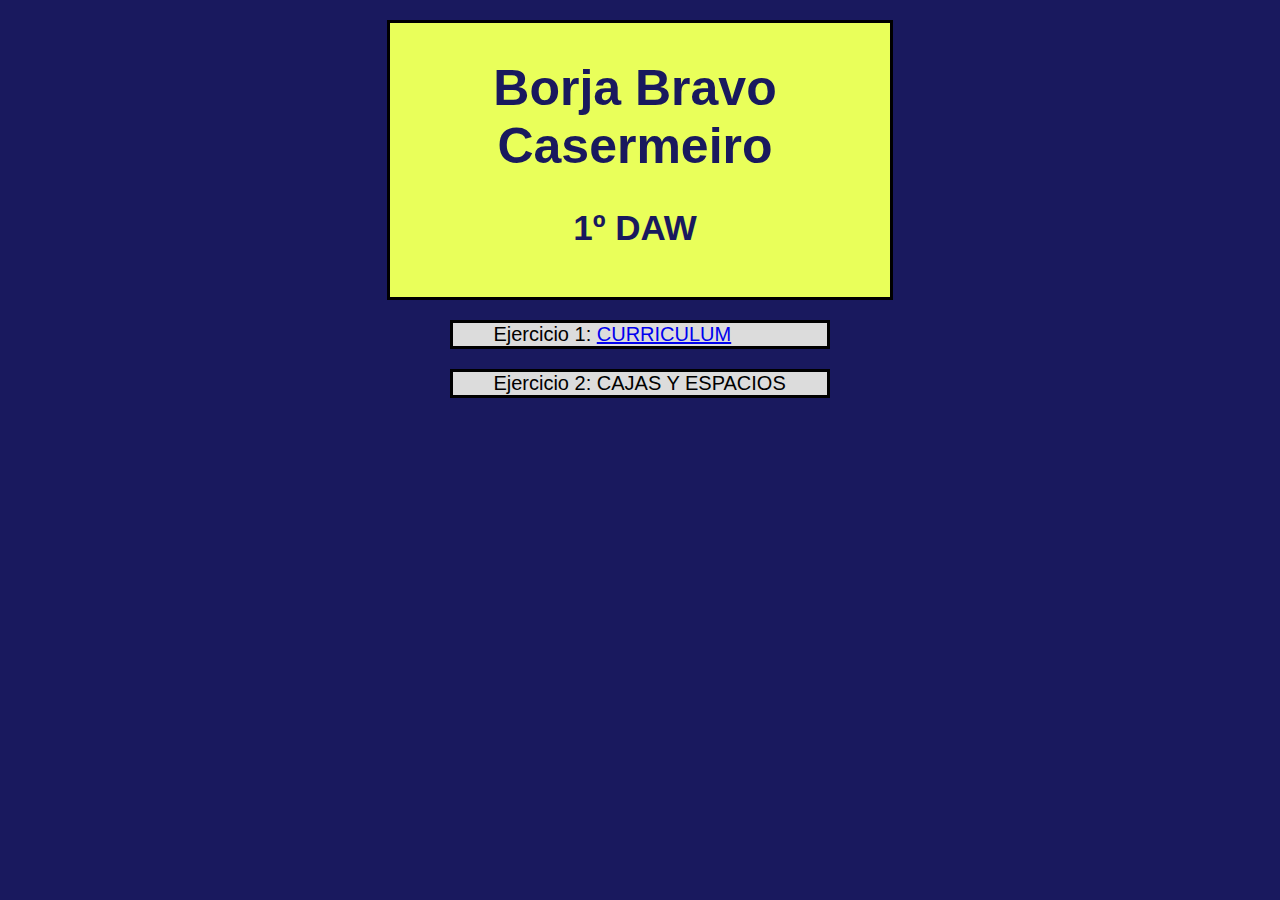
<file: index.html>
<!DOCTYPE html>
<html lang="es">

<!-- 
autor: Borja Bravo Casermeiro
sistema: Clases de Lenguaje de Marcas
fecha: Octubre 2022 -->

<head>
    <meta charset="UTF-8">
    <meta http-equiv="X-UA-Compatible" content="IE=edge">
    <meta name="viewport" content="width=device-width, initial-scale=1.0">
    <title>Página de trabajos</title>
    <style>
        * {
            font-family: 'Gill Sans', 'Gill Sans MT', Calibri, 'Trebuchet MS', sans-serif;
        }

        body {
            background-color: rgb(25, 25, 94);
            color: rgb(233, 255, 90);
        }

        div {
            background-color: rgb(233, 255, 90);
            color: rgb(25, 25, 94);
            margin: 20px 30%;
            padding: 2px 20px 20px 10px;
            border-style: solid;
            border-width: 3px;
            border-color: black;
            text-align: center;
        }

        ul {
            background-color: gainsboro;
            color: black;
            font-size: 20px;
            margin: 20px 35%;
            border-style: solid;
            border-width: 3px;
            border-color: black;
        }

        h1 {
            font-size: 50px;
        }

        h2 {
            font-size: 35px;
        }

        li {
            display: inline;
        }

    </style>
</head>
<body>
    <div>
        <h1>Borja Bravo Casermeiro</h1>
        <h2>1º DAW</h2>
    </div>
    
    <p>
        <ul>
            <li>Ejercicio 1:</li>
            <a href="https://boorjabraavo21.github.io/publico/cv.html" target="_blank">CURRICULUM</a>
        </ul>
       
        <ul>
            <li>Ejercicio 2:</li>
            <a>CAJAS Y ESPACIOS</a>
        </ul>
        
    </p>

</body>
</html>
</file>
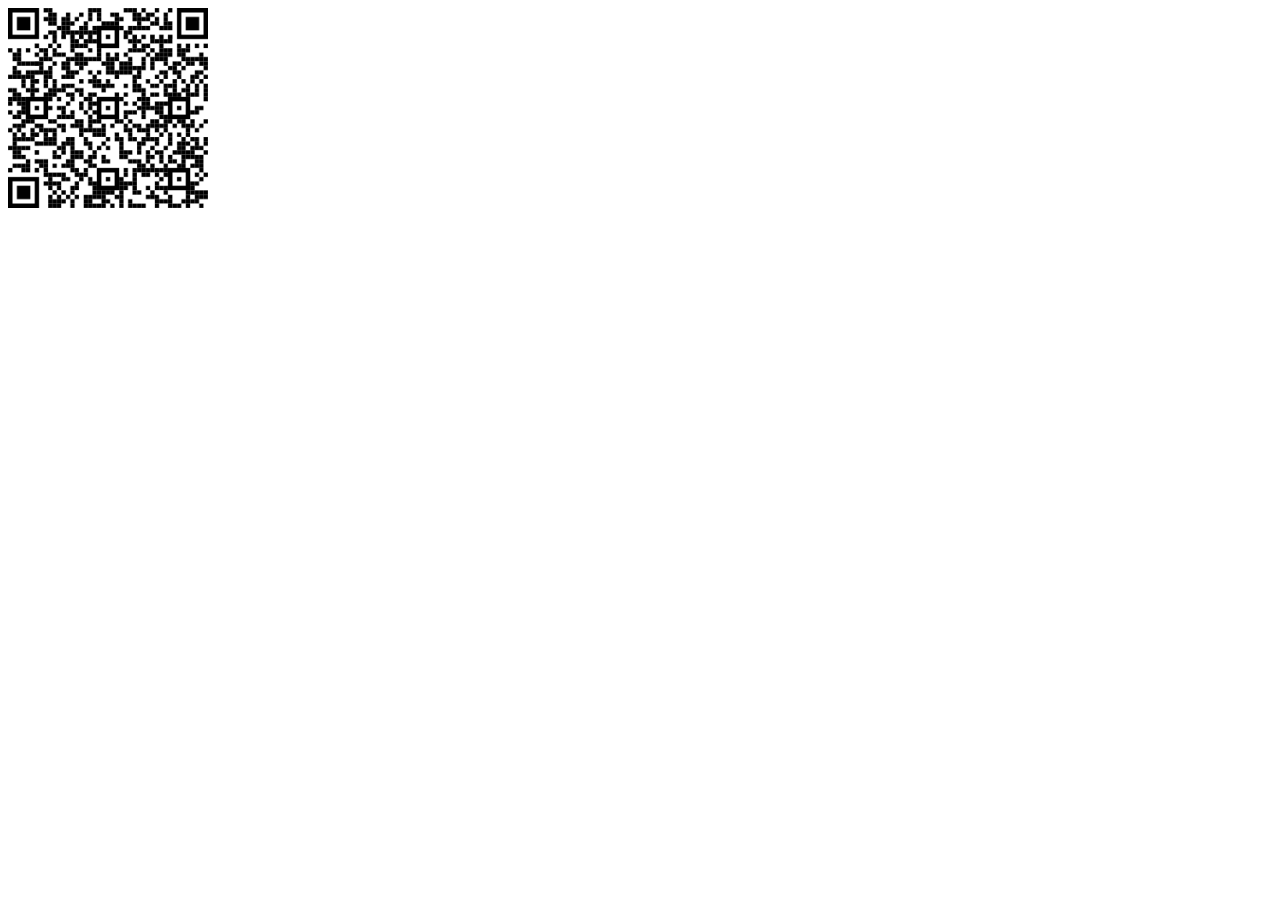
<file: examen/index.html>
<!DOCTYPE html>
<html lang="en">
<head>
    <meta charset="UTF-8">
    <meta http-equiv="X-UA-Compatible" content="IE=edge">
    <meta name="viewport" content="width=device-width, initial-scale=1.0">
    <title>Índice</title>
</head>
<body>
    <div>
        <img src="./qr1671474332996.png" width="200px" margin="25%">
    </div>
</body>
</html>
</file>
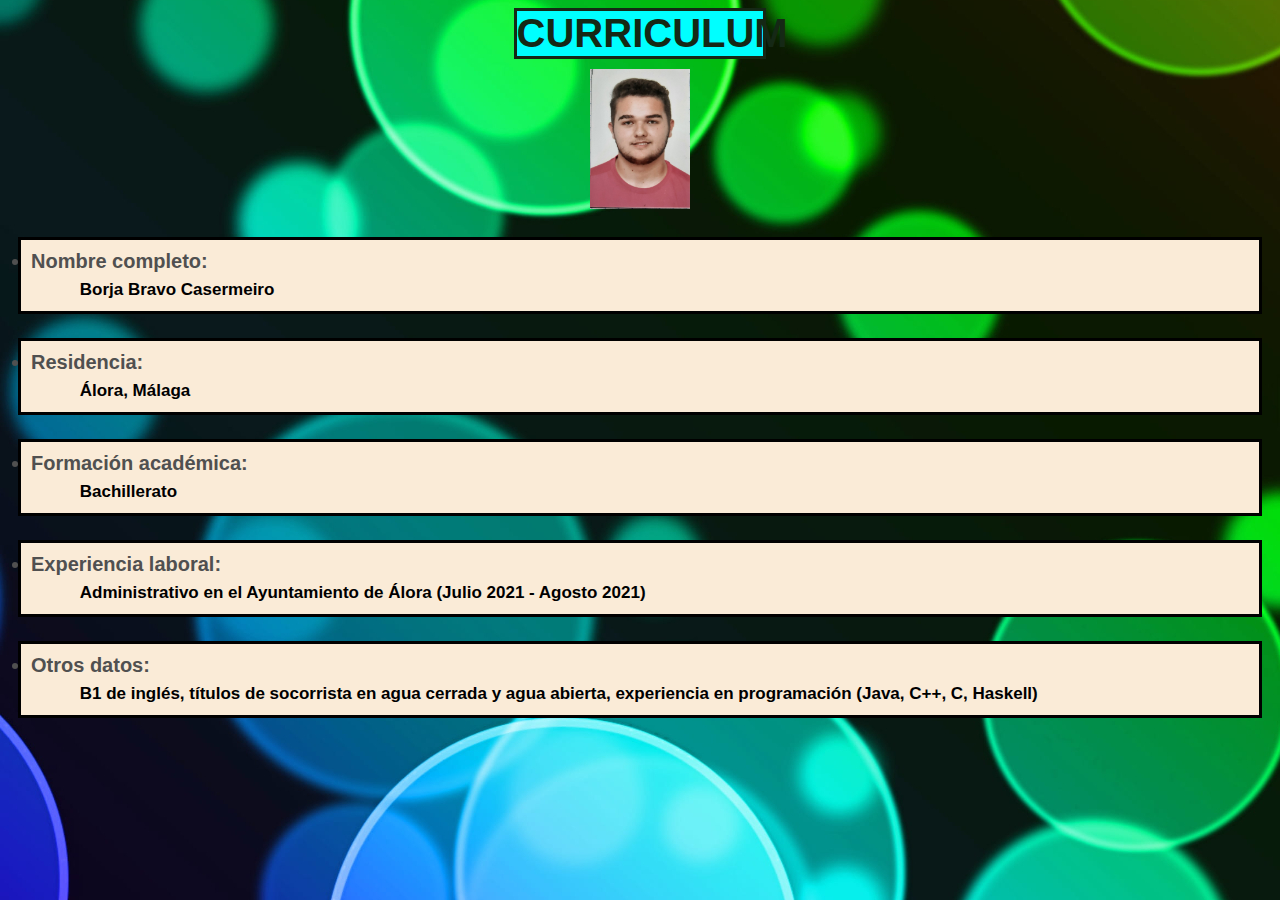
<file: cv.html>
<!DOCTYPE html>
<html lang="es">

<!-- 
autor: Borja Bravo Casermeiro
sistema: Clases de Lenguaje de Marcas
fecha: Octubre 2022 -->

<head>
    <meta charset="UTF-8">
    <meta http-equiv="X-UA-Compatible" content="IE=edge">
    <meta name="viewport" content="width=device-width, initial-scale=1.0">
    <title>CURRICULUM</title>
    <style>
        * {
            font-family: 'Gill Sans', 'Gill Sans MT', Calibri, 'Trebuchet MS', sans-serif;
        }

        body {
            background-image: url("https://boorjabraavo21.github.io/publico/wallpaperflare.com_wallpaper.jpg");
            background-color: rgb(55, 10, 10);
        }
        
        h1 {
            color: rgb(21, 40, 21);
            background-color: aqua;
            font-size: 40px;
            text-align: center;
            margin: 0% 40%;
            border-style: solid;
            border-width: 3px;
            border-color: rgb(21, 40, 21);
        }

        header {
            margin: 10px;
            text-align: center;
        }

        div {
            background-color: antiquewhite;
            margin: 10px;
            padding: 10px;
            border-style: solid;
            border-width: 3px;
        }

        li {
            color: rgb(80, 80, 80);
            font-size: 20px;
        }

        a {
            margin: 0% 4%;
            font-size: 17px;
            color: black;
        }
    </style>
</head>
<body>
    <h1>
        CURRICULUM
    </h1>
    <header>
        <img src="https://boorjabraavo21.github.io/publico/foto.jpg" width="100px" height="140px">
    </header>
    
    <h2>
        <p>
            <div>
                <li>Nombre completo: </li>
                <a>Borja Bravo Casermeiro</a>
            </div>
        </p>
        
        <p>
            <div>
                <li>Residencia: </li>
                <a>Álora, Málaga</a>
            </div>
        </p>

        <p>
            <div>
                <li>Formación académica: </li>
                <a>Bachillerato</a>
            </div>
        </p>

        <p>
            <div>
                <li>Experiencia laboral: </li>
                <a>Administrativo en el Ayuntamiento de Álora (Julio 2021 - Agosto 2021)</a>
            </div>
        </p>

        <p>
            <div>
                <li>Otros datos: </li>
                <a>B1 de inglés, títulos de socorrista en agua cerrada y agua abierta, experiencia en programación (Java, C++, C, Haskell)</a>
            </div>
        </p>
    </h2>
    
</body>
</html>
</file>
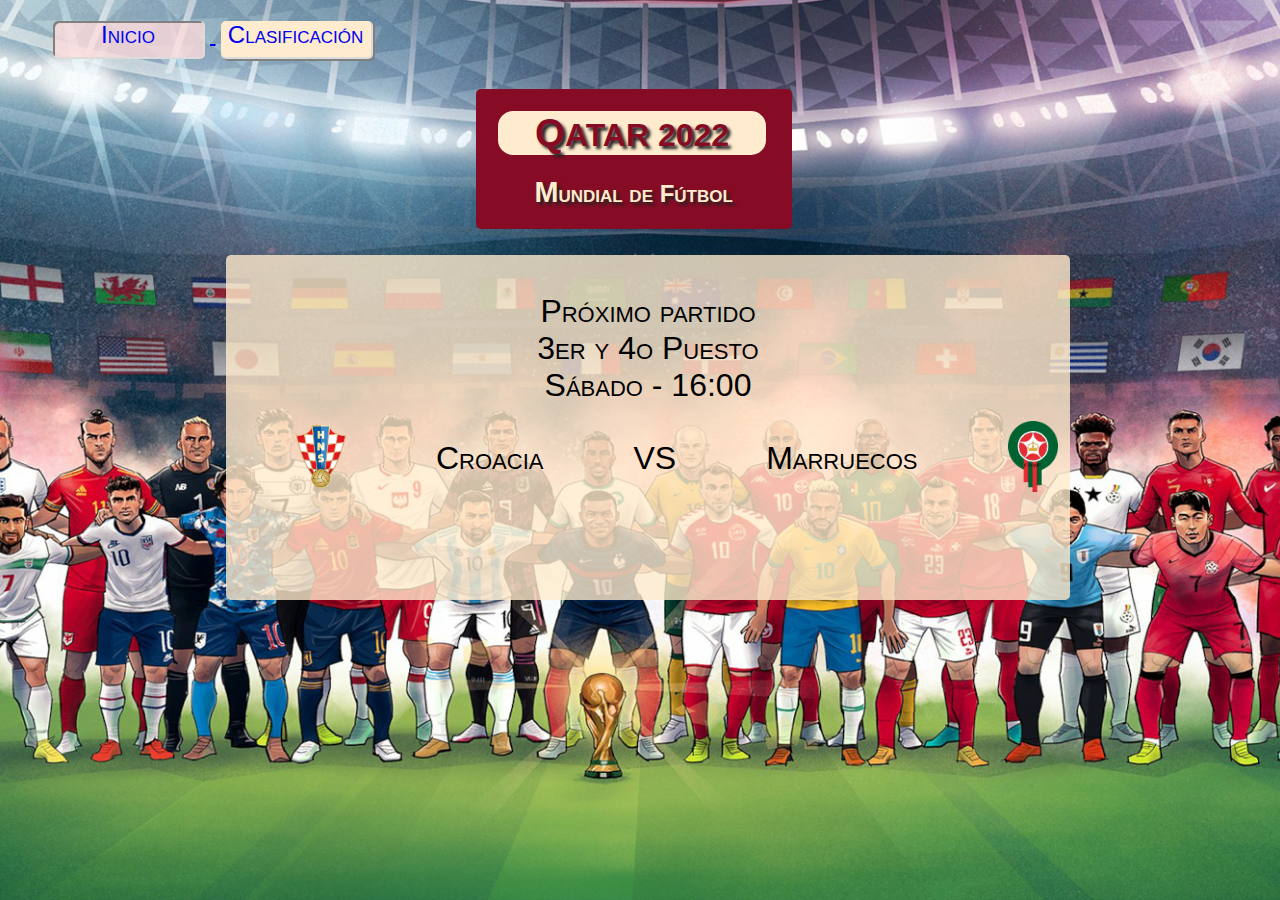
<file: mundial-inicio.html>
<!DOCTYPE html>
<html lang="es">

<head>
    <meta charset="UTF-8">
    <meta http-equiv="X-UA-Compatible" content="IE=edge">
    <meta name="viewport" content="width=device-width, initial-scale=1.0">
    <title>Mundial de fútbol 2022 - Inicio</title>
    <link href="./mundial.css" rel="stylesheet">
</head>

<body>
    <nav>
        <ul>
            <a class="botones" href="./mundial-inicio.html">
                <li class="fondobotones" id="seleccionado">Inicio</li>
            </a>
            <a class="botones" href="./mundial-clasificacion.html" target="_blank">
                <li class="fondobotones">Clasificación</li>
            </a>
        </ul>
    </nav>
    <header>
        <h1 id="titulo">QATAR 2022</h1>
        <h2>Mundial de Fútbol</h2>
    </header>
    <div id="fondoinicio" class="fondo">
    </div>
    <div id="proxpart">
        <a class="textoproxpart">Próximo partido</a>
        <a class="textoproxpart">3er y 4o Puesto</a>
        <a class="textoproxpart">Sábado - 16:00</a>
    </div>
    <div id="proximo">
        <picture>
            <img src="croatia-national-football-team-logo-1.png" alt="Escudo de Croacia">
        </picture>
        <a class="textoproxpart">Croacia</a>
        <a class="textoproxpart">VS</a>
        <a class="textoproxpart">Marruecos</a>
        <picture>
            <img src="ESC_SELECCIÓN DE MARRUECOS.png" alt="Escudo de Marruecos">
        </picture>
    </div>
</body>

</html>
</file>
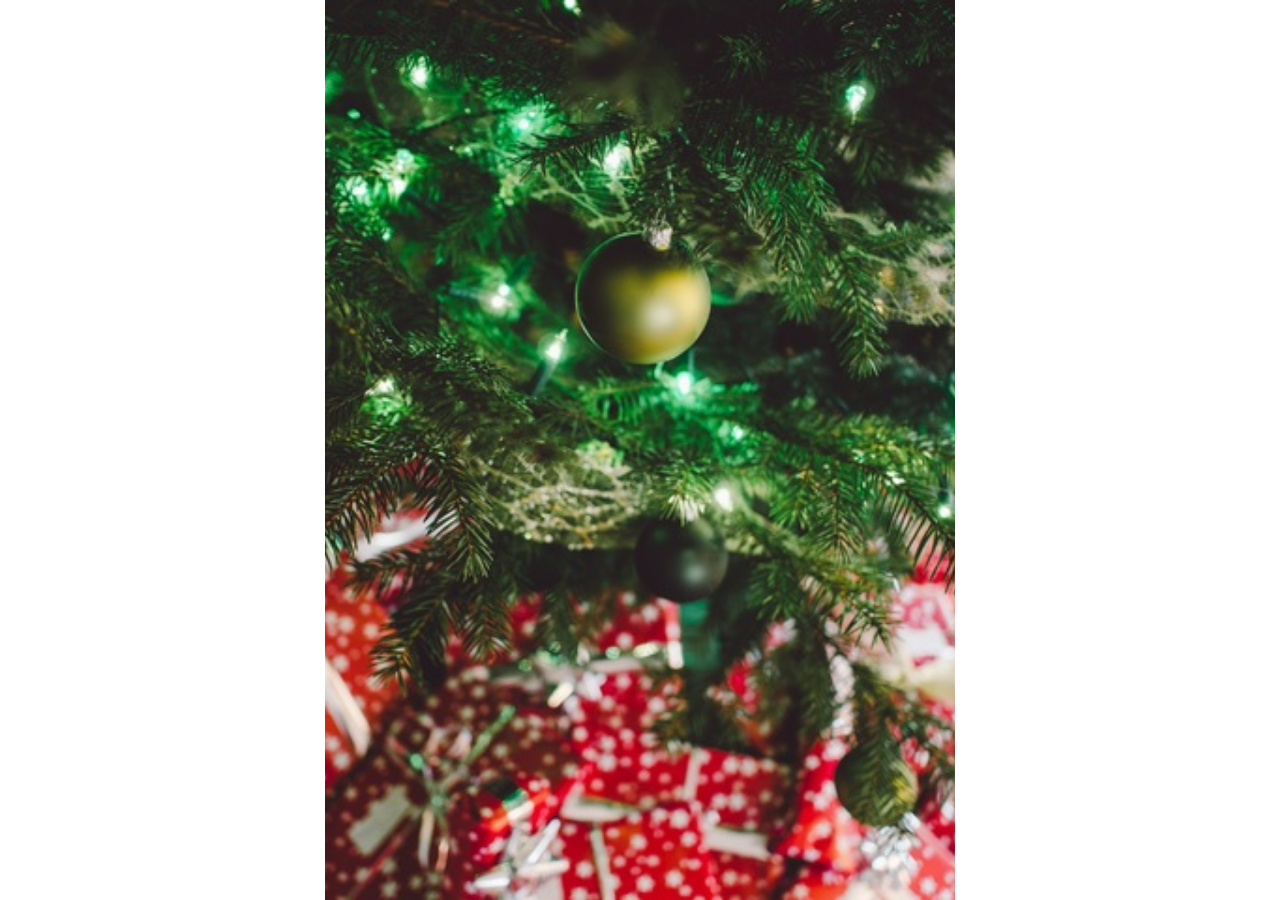
<file: felices/felices.html>
<!DOCTYPE html>
<html lang="es">
<head>
    <meta charset="UTF-8">
    <meta http-equiv="X-UA-Compatible" content="IE=edge">
    <meta name="viewport" content="width=device-width, initial-scale=1.0">
    <title>Felices Fiestas</title>
    <link href="./felices.css" rel="stylesheet">
</head>
<body>
    <img src="./tree-branch-winter-white-celebration-gift-856386-pxhere.com (2).jpg">
    <div>
        <p>Felices Fiestas</p>
        <p>Te desea</p>
        <p>Borja</p>
    </div>
</body>
</html>
</file>
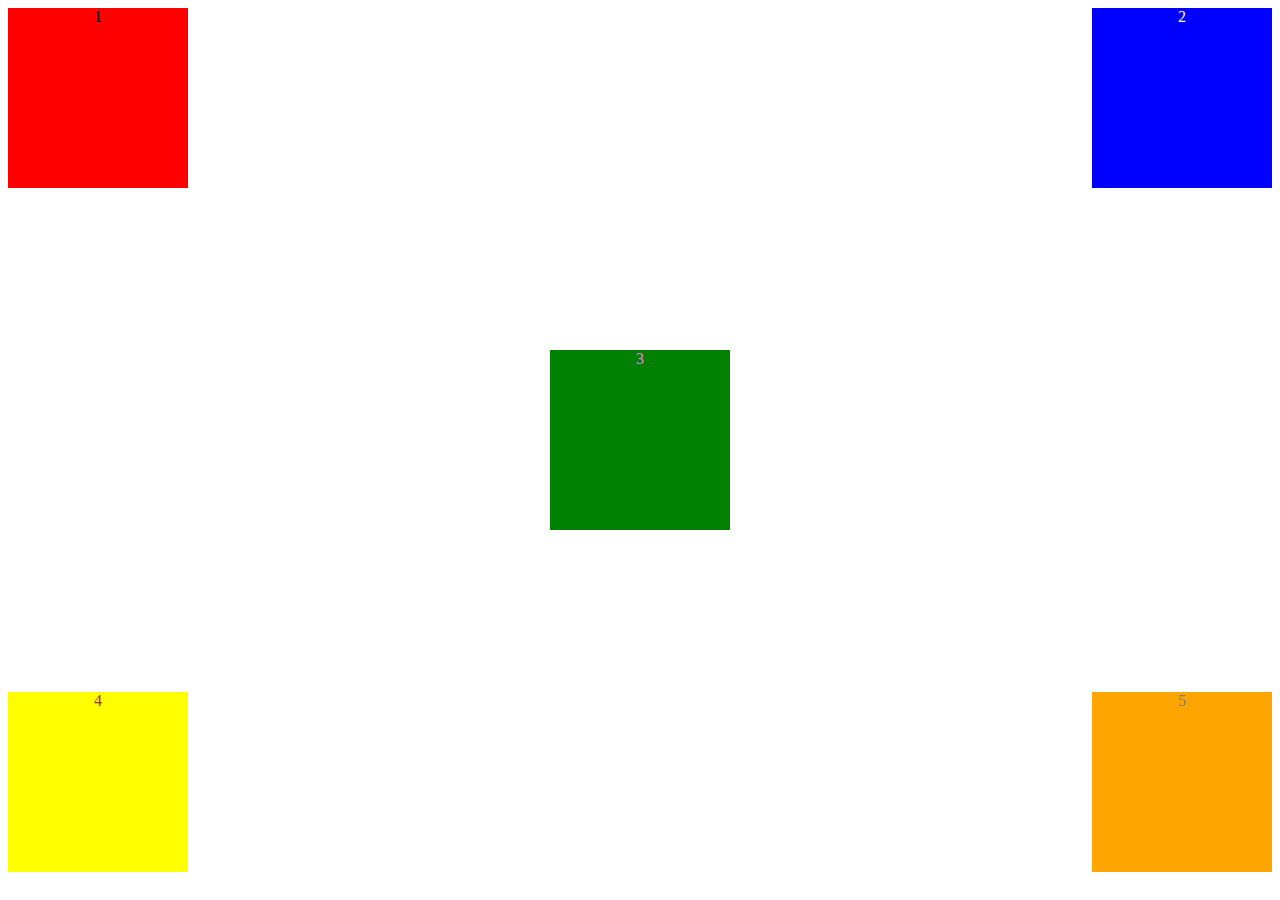
<file: jscajas/jscajas.html>
<!DOCTYPE html>
<html lang="es">

<head>
    <meta charset="UTF-8">
    <meta http-equiv="X-UA-Compatible" content="IE=edge">
    <meta name="viewport" content="width=device-width, initial-scale=1.0">
    <title>Cajas</title>
    <link rel="stylesheet" href="jscajas.css">
    </link>
</head>

<body>
    <div id="dtotal">
        <div class="dfila">
            <div id="d1" class="dcuadrado" onclick="saludar('1')" oncontextmenu="obtieneColor('1')">1</div>
            <div id="d2" class="dcuadrado" onclick="saludar('2')" oncontextmenu="obtieneColor('2')">2</div>
        </div>
        <div id="dmedio">
            <div id="d3" class="dcuadrado" onclick="saludar('3')" oncontextmenu="obtieneColor('3')">3</div>
        </div>
        <div class="dfila">
            <div id="d4" class="dcuadrado" onclick="saludar('4')" oncontextmenu="obtieneColor('4')">4</div>
            <div id="d5" class="dcuadrado" onclick="saludar('5')" oncontextmenu="obtieneColor('5')">5</div>
        </div>
    </div>
    <script src="jscajas.js"></script>
</body>
</html>
</file>
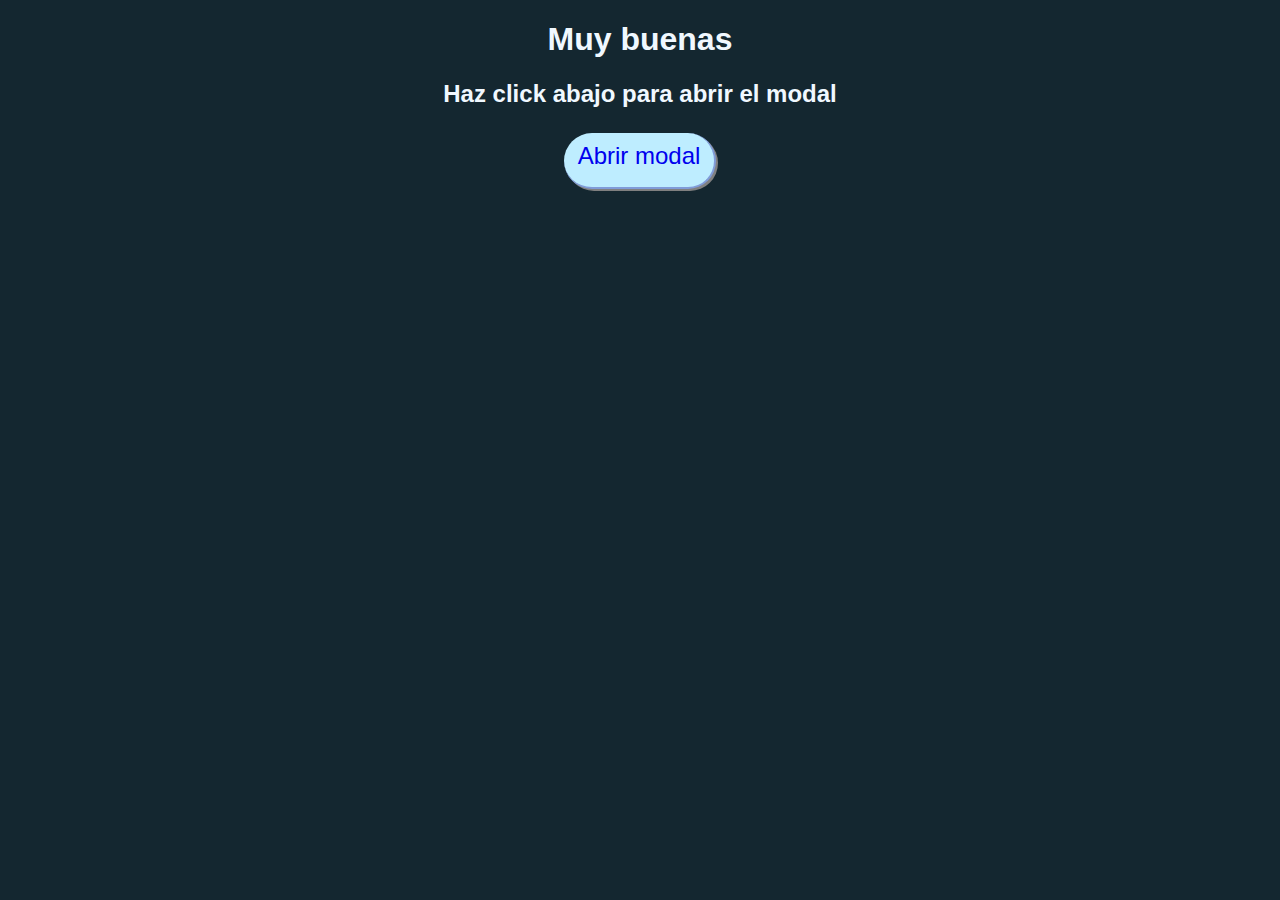
<file: modal/ejercicioModal.html>
<!DOCTYPE html>
<html lang="es">
<head>
    <meta charset="UTF-8">
    <meta http-equiv="X-UA-Compatible" content="IE=edge">
    <meta name="viewport" content="width=device-width, initial-scale=1.0">
    <title>Ejercicio Modal</title>
    <link href="./ejercicioModal.css" rel="stylesheet">
</head>
<body>
    <div id="texto">
        <h1>Muy buenas</h1>
        <h2>Haz click abajo para abrir el modal</h2>
        <a href="#abierto" id="boton">Abrir modal</a>
    </div>

    <div id="abierto" class="modal">
        <div id="contenido">
            <a href="#cerrado" class="cerrado">X</a>
            <p>Esta es mi página con un modal</p>
            <p>Por Borja Bravo Casermeiro de 1º DAW</p>
        </div>
    </div>
</body>
</html>
</file>
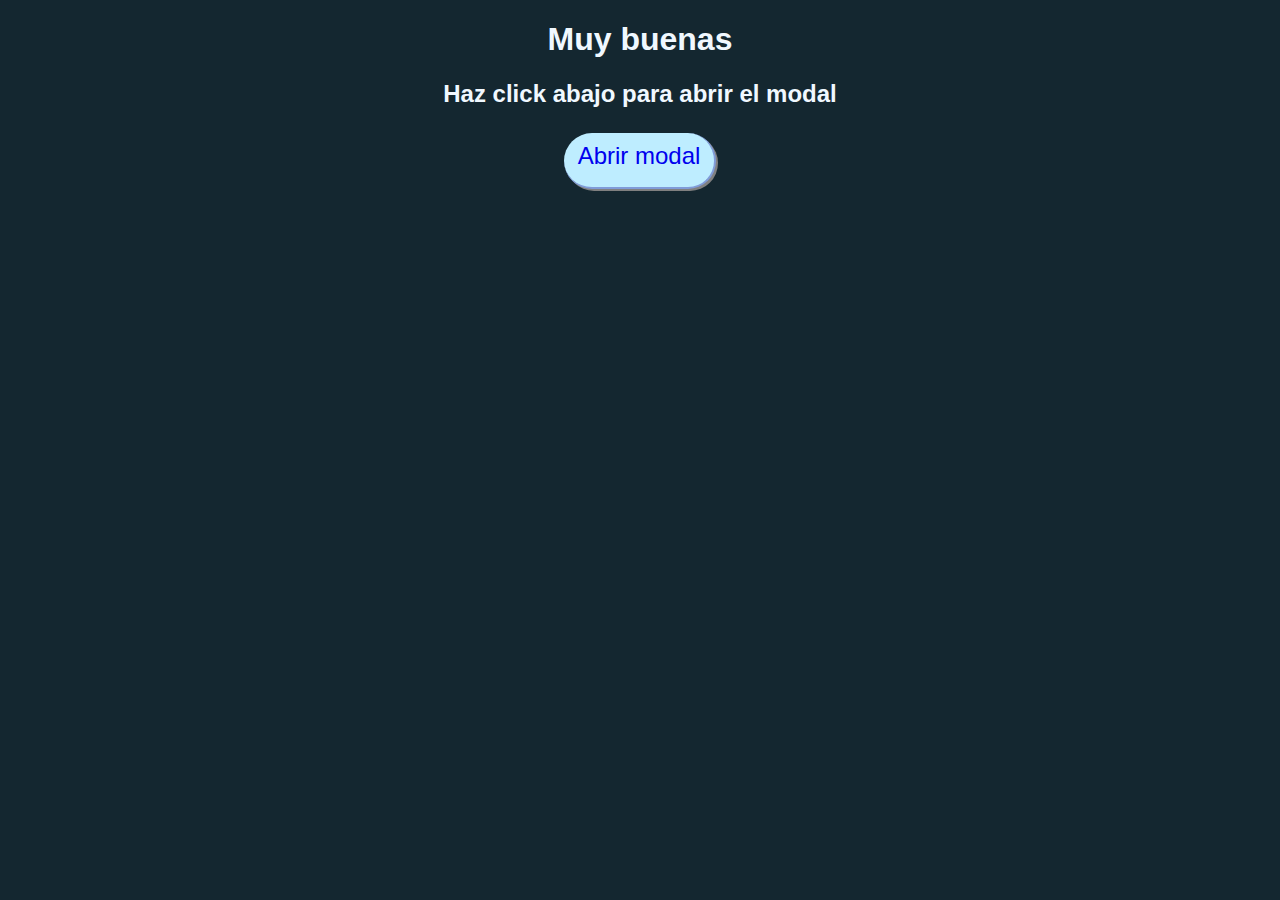
<file: modal/prueba.html>
<!DOCTYPE html>
<html lang="en">
<head>
    <meta charset="UTF-8">
    <meta http-equiv="X-UA-Compatible" content="IE=edge">
    <meta name="viewport" content="width=device-width, initial-scale=1.0">
    <title>Ejercicio Modal</title>
    <link href="./prueba.css" rel="stylesheet">
</head>
<body>
    <div id="texto">
        <h1>Muy buenas</h1>
        <h2>Haz click abajo para abrir el modal</h2>
        <a href="#abierto" id="boton">Abrir modal</a>
    </div>

    <div id="abierto" class="modal">
        <div id="contenido">
            <a href="#cerrado" class="cerrado">X</a>
            <p>Esta es mi página con un modal</p>
            <p>Por Borja Bravo Casermeiro de 1º DAW</p>
        </div>
    </div>
</body>
</html>
</file>
<file: mundial.css>
* {
    font-family:'Gill Sans', 'Gill Sans MT', Calibri, 'Trebuchet MS', sans-serif;
    font-variant: small-caps;
    border-radius: 5px;
}
header {
    text-align: center;
    background-color:rgb(133, 12, 36);
    color: blanchedalmond;
    text-shadow: 3px 3px 3px #242424;
    width: 25%;
    padding-top: 0.01%;
    margin-left: 37%;
    padding-bottom: 0.01%;
}

#titulo {
    background-color: blanchedalmond;
    color: rgb(133, 12, 36);
    width: 85%;
    margin-left: 7%;
    border-radius: 15px;
}

div {
    display: flex;
    justify-content: space-evenly;
    align-items: center;
}

#fondoinicio {
    margin: 2% 17% 0%;
    padding: 2% 0% 25%;
}

body {
    background-color: blanchedalmond;
    background-image: url("./fondomundial.jpg");
    background-repeat: no-repeat;
    background-attachment: fixed;
    background-position: center;
    -webkit-background-size: cover;
    -moz-background-size: cover;
    -o-background-size: cover;
    background-size: cover;
}

#proxpart {
    position: absolute;
    text-align: center;
    width: 100%;
    flex-direction: column;
    margin-top: 5%;
    margin-bottom: 5%;
}

.textoproxpart {
    font-size: auto;
}

#proximo {
    position: absolute;
    gap: 90px;
    margin: 15% 25% 0%;
}

a {
    font-size: xx-large;
}

img {  
    width:80px;
    height:auto;
}

nav {
    margin-bottom: 2%;
}

.botones {
    font-size: 20px;
}

.fondobotones {
    display: inline-block;
    width: 150px;
    height: 4vh;
    background-color: blanchedalmond;
    margin: 5px;
    border-width: 0px 2px 2px 0px;
    border-color: gainsboro;
    border-style: solid;
    text-align: center;
    font-size: x-large;
    box-shadow: 2px 2px gray;
}

#seleccionado {
    box-shadow: 2px 2px gray inset;
    background-color: rgba(255, 219, 219, 0.775);
}

.partes {
    display: flex;
    flex-direction: column;
}

#eliminatoria {
    background-color: rgb(133, 12, 36);
    margin: 0% 0% 5% 7%;
    padding: 5%;
    height: 20%;
    width: 75%;
}

.fase {
    font-weight: bold;
    font-size: xx-large;
    background-color: blanchedalmond;
    padding: 0% 2% 0%;
    color: rgb(133, 12, 36);
    border-radius: 15px;
}

#fasegrupo {
    background-color: transparent;
    position: relative;
    margin-top: 5%;
}

.fondo {
    position: absolute;
    width: 66%;
    background-color: blanchedalmond;
    opacity: 80%;
}

#fondoclas { 
    margin: 2% 2% 0% 1%;
    padding: 2% 15% 30%;
    height: 20%;
}

.tabla {
    margin-top: 2%;
    display: flex;
}

.izq {
    display: flex;
    flex-direction: column;
    margin: 0% 5% 0%;
}

.dcha {
    display: flex;
    text-align: end;
    flex-direction: column;
    margin: 0% 5% 0%;
}

.tipopartido {
    font-weight: bold;
    font-size: 25px;
    background-color: blanchedalmond;
    padding: 0% 2% 0%;
    color: rgb(133, 12, 36);
    border-radius: 15px;
}

.partido {
    display: flex;
    justify-content: flex-start;
    flex-direction: column;
    margin: 7% 0% 7%;
}

.ganado {
    color: blanchedalmond;
    font-size: 20px;
    width: 100px;   
}

.perdido {
    color: rgba(132, 132, 132, 0.566);
    font-size: 20px;
    width: 100px;
}

.ganado:hover, .ganado:active {
    background-color: blanchedalmond;
    opacity: 80%;
    color: rgb(133, 12, 36);
}

.perdido:hover, .perdido:active {
    opacity: 80%;
    background-color: blanchedalmond;
}

.grupo:active {
    box-shadow:2px 2px #242424;
}

#proximo:active {
    text-shadow:2px 2px gray;
}

h1::first-letter {
    font-size: 120%;
}

h2::first-letter {
    font-size: 120%;
}

.ronda {
    display: flex;
    flex-direction: column;
    margin: 0% 2% 0%;
}

#partfinal {
    display: flex;
    margin: 7% 0% 7%;
}

#tablagrup {
    position: relative;
    flex-wrap: wrap;
}

.nombregrupo {
    background-color: rgb(133, 12, 36);
    color: blanchedalmond;
    font-size: 20px;
    width: 100%;
    padding-left: 2%;
}

.grupo {
    border-style: solid;
    border-width: 4px;
    border-color: rgb(133, 12, 36);
    background-color: blanchedalmond;
    width: 250px;
    margin: 3% 2% 5% 3%;
    display: flex;
    flex-direction: column;
}

.nombrepuntos {
    display: flex;
    justify-content: space-between;
    width: 100%;
}

.textonombrepuntos {
    display: flex;
    font-size: 20px;
    align-self: center;
    margin: 1% 0% 1%;
    gap: 5px;
    font-size: 20px;
}

.nombrepuntos:hover, .nombrepuntos:active {
    background-color: rgb(133, 12, 36);
    color: blanchedalmond;
    border-radius: 0%;
}

@media (max-width:1325px) {
    #fondoclas {
        padding-bottom: 50%;
    }

    img {
        width: 50px;
    }

    #proximo {
        margin-left: 22.5%;
    }
}

@media (max-width:1250px) {
    .tabla {
        flex-direction: column;
    }

    .textoproxpart {
        font-size: 100%;
    }

    .izq, .dcha {
        text-align: center;
    }

    .partido {
        margin-top: 2%;
    }

    #tablagrup, .dcha, .izq {
        flex-direction: row;
    }

    #proximo {
        margin-left: 25%;
    }
}

@media (max-width:1200px) {
    #fondoclas {
        padding-bottom: 60%;
    }

    #proximo {
        gap: 80px;
    }
}

@media (max-width:950px) {
    #fondoclas {
        padding-bottom: 100%;
    }

    #proximo {
        gap: 50px;
    }

    img {
        width: 30px;
    }
}

@media (orientation:portrait) {
    a, .botones, .fondobotones, .tipopartido, .ganado, .perdido, .textonombrepuntos {
        font-size: 100%;
    }

    h1 {
        font-size: 25px;
    }

    h2 {
        font-size: 20px;
    }

    #proximo {
        flex-direction: column;
        gap: 0px;
        margin-top: 20%;
        margin-left: 42.5%;
    }

    .fondobotones {
        width: 100px;
        height: 3vh;
    }

    #fondoinicio {
        padding-bottom: 50%;
    }

    .grupo {
        width: 150px;
        height: 100px;
    }
}
</file>
<file: felices/felices.css>
* {
    margin: 0;
    padding: 0;
    box-sizing: border-box;
}

body {
    width: 100vw;
    height: 100vh;
    overflow: hidden;
}

img {
    position:absolute;
    top:0;
    left:0;    
    width:100%;
    height:100%;
    object-fit: cover;
    object-position: 60% 10%;
    /* para suavizar los efectos */
    transition: all 1.5s ease;
    -webkit-transition: all 1.5s ease;
    z-index:0;
}

div {
    position:absolute;
    top:0%;
    left:0%;
    width: 100%;
    height: 100%;
    opacity:0;
    display:flex;
    flex-direction:column;
    align-items:center;
    justify-content:center;
    /* para suavizar los efectos */
    transition: all 1.5s ease;
    -webkit-transition: all 1.5s ease;
    background-color:transparent;
    z-index:1;
}

p {
    text-align:center;
    /* para suavizar los efectos */
    transition: all 1.5s ease;
    -webkit-transition: all 1.5s ease;
    background-color:transparent;
    color:red;
    text-shadow:1px 1px goldenrod;
    font-size:calc(1.2em + 1vw + 1vh);
    font-weight:bold;
    z-index:2;
}

p:nth-child(3) {
    color:green;
    font-style:italic;
}

div:active, div:hover {
    opacity:1;
    background-color:rgba(255,255,255,0.15);
    
}


@media all and (orientation:landscape){
    img, div {
        width:70vh;
        margin-left:calc(50vw - 35vh);
    }
}
</file>
<file: jscajas/jscajas.css>
#dtotal {
    width: 100%;
    height: 96vh;
    display: flex;
    flex-direction: column;
    justify-content: space-between;
}

.dfila {
    display: flex;
    justify-content: space-between;
}

#dmedio {
    display: flex;
    justify-content: center;
}

.dcuadrado {
    width: 20vh;
    height: 20vh;
    text-align: center;
}

#d1 {
    background-color: red;
}

#d2 {
    background-color: blue;
    color: white;
}

#d3 {
    background-color: green;
}

#d4 {
    background-color: yellow;
}

#d5 {
    background-color: orange;
}
</file>
<file: modal/ejercicioModal.css>
* {
    font-family: Arial, Helvetica, sans-serif;
}

body {
    background-color: rgb(20, 39, 48);
    color: aliceblue;
}

#texto {
    text-align: center;
}

#boton {
    display: inline-block;
    width: 150px;
    height: 5vh;
    background-color: rgb(190, 237, 255);
    border-radius: 30px;
    margin: 5px;
    border-width: 0px 2px 2px 0px;
    border-color: rgb(128, 156, 216);
    border-style: solid;
    text-align: center;
    text-decoration: none;
    padding-top: 1vh;
    font-size: x-large;
    box-shadow: 2px 2px gray;
}

.modal {
	position: absolute;
	top: 0;
	right: 0;
	bottom: 0;
	left: 0;
	background: rgba(0, 0, 0, 0.63);
	opacity:0;
	pointer-events: none;
}
.modal:target {
	opacity:1;
	pointer-events: auto;
}

#contenido {
    text-align: center;
    width: 400px;
    color: black;
	position: relative;
	margin: 20% auto;
	padding: 5px 20px 13px 20px;
	background: orange;
}

.cerrado {
	background: #414141;
    font-weight: bold;
	color: #FFFFFF;
	line-height: 25px;
	position: absolute;
    margin-left: 47.5%;
    margin-top: -3%;
	text-align: center;
	width: 24px;
    border-radius: 12px;
	text-decoration: none;
}
.cerrado:hover { 
    background: rgb(255, 57, 57); 
}
</file>
<file: modal/prueba.css>
* {
    font-family: Arial, Helvetica, sans-serif;
}

body {
    background-color: rgb(20, 39, 48);
    color: aliceblue;
}

#texto {
    text-align: center;
}

#boton {
    display: inline-block;
    width: 150px;
    height: 5vh;
    background-color: rgb(190, 237, 255);
    border-radius: 30px;
    margin: 5px;
    border-width: 0px 2px 2px 0px;
    border-color: rgb(128, 156, 216);
    border-style: solid;
    text-align: center;
    text-decoration: none;
    padding-top: 1vh;
    font-size: x-large;
    box-shadow: 2px 2px gray;
}

.modal {
	position: absolute;
	top: 0;
	right: 0;
	bottom: 0;
	left: 0;
	background: rgba(0, 0, 0, 0.63);
	opacity:0;
	pointer-events: none;
}
.modal:target {
	opacity:1;
	pointer-events: auto;
}

#contenido {
    text-align: center;
    width: 400px;
    color: black;
	position: relative;
	margin: 20% auto;
	padding: 5px 20px 13px 20px;
	background: orange;
}

.cerrado {
	background: #414141;
    font-weight: bold;
	color: #FFFFFF;
	line-height: 25px;
	position: absolute;
    margin-left: 47.5%;
    margin-top: -3%;
	text-align: center;
	width: 24px;
    border-radius: 12px;
	text-decoration: none;
}
.cerrado:hover { 
    background: rgb(255, 57, 57); 
}
</file>
